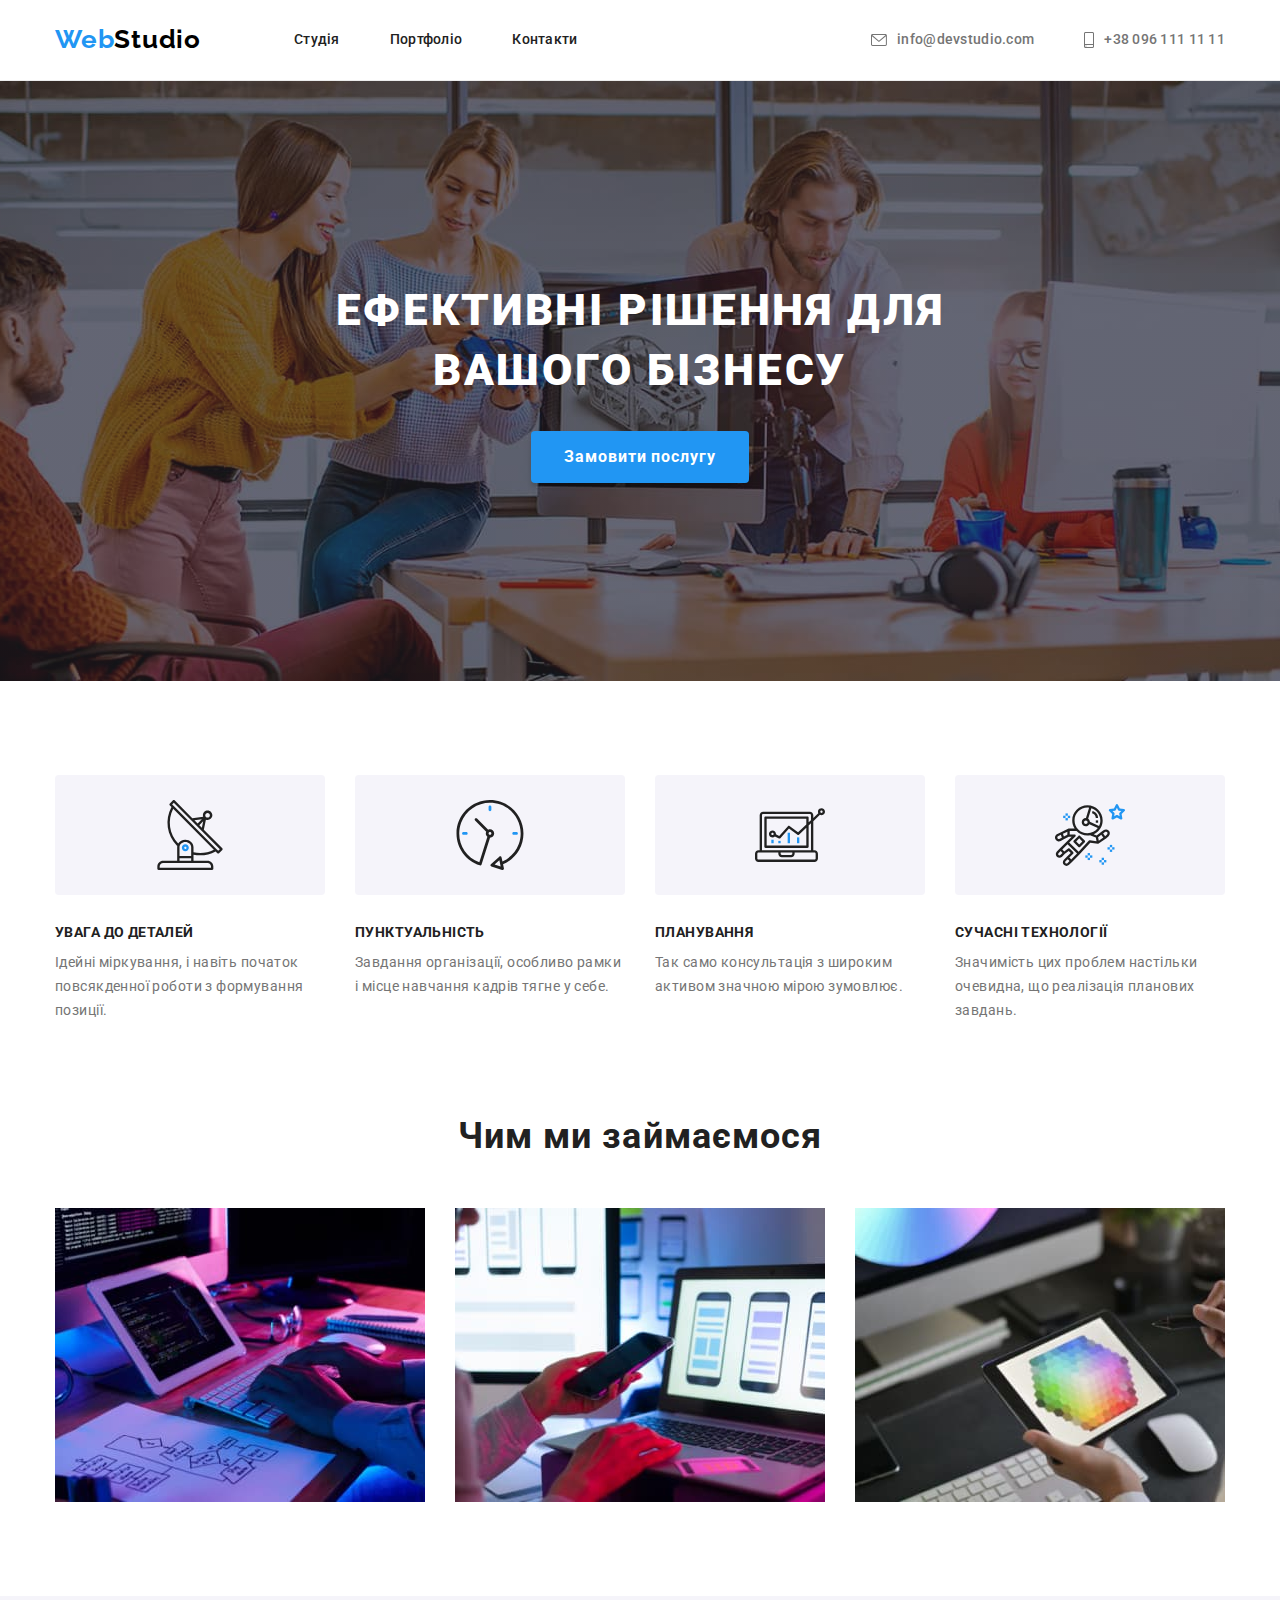
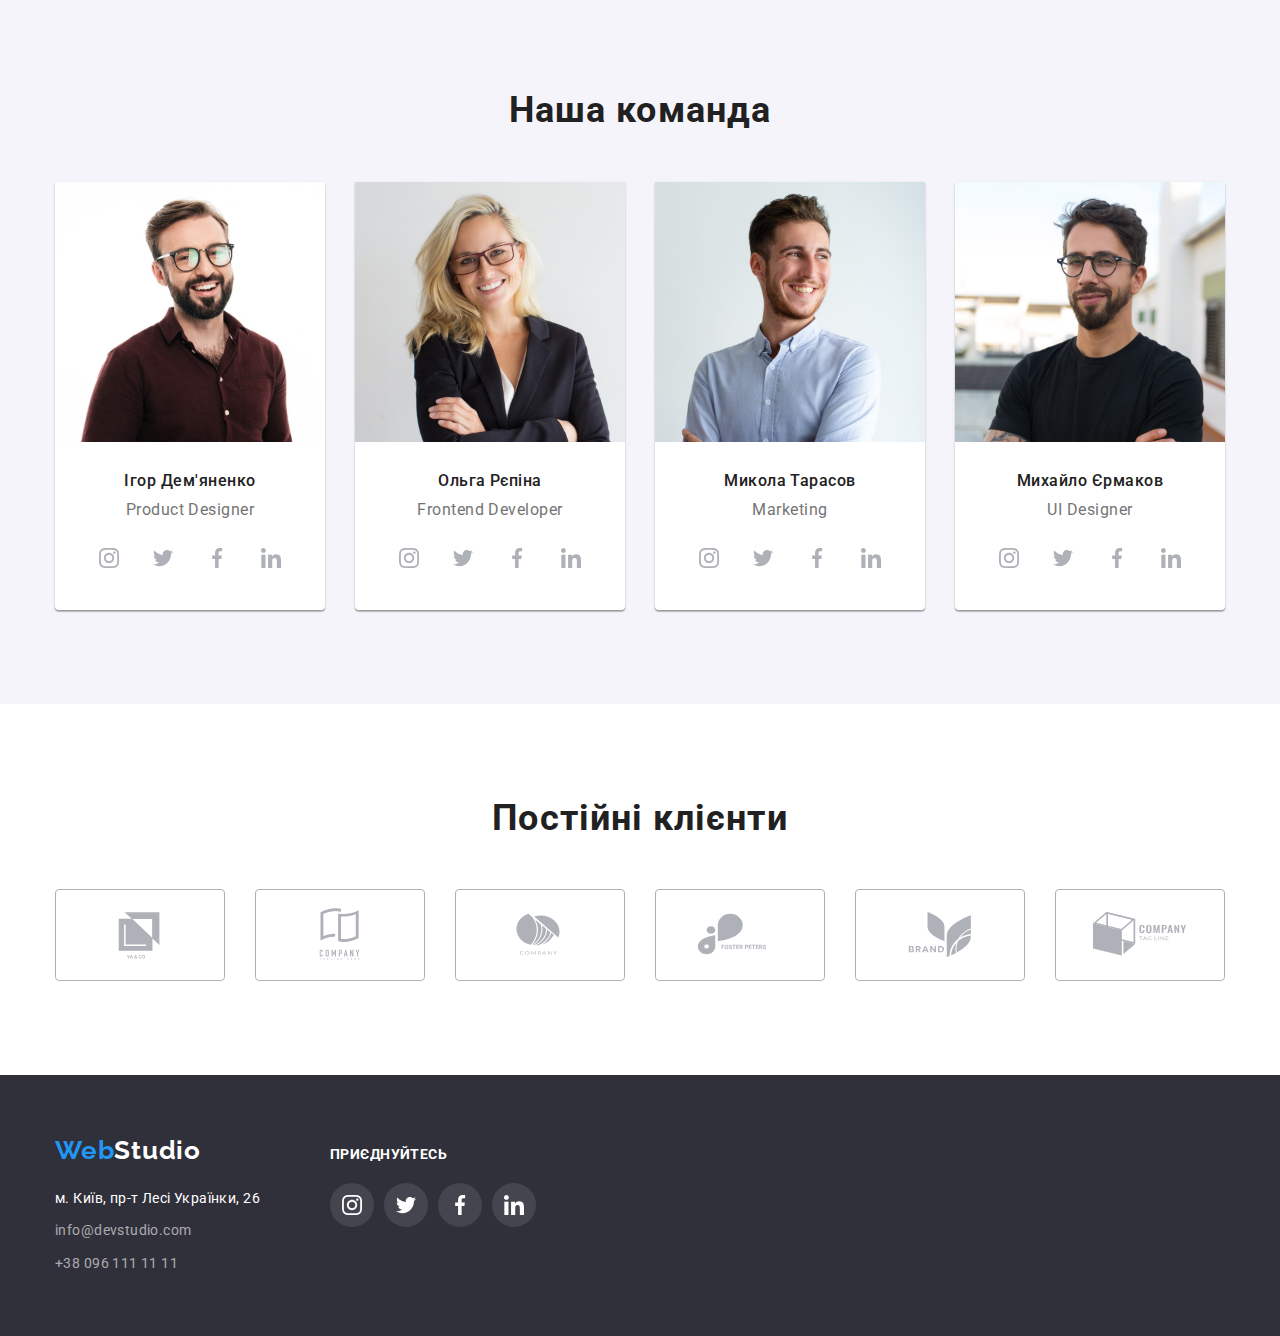
<file: index.html>
<!DOCTYPE html>
<html lang="uk">
	<head>
		<meta charset="UTF-8" />
		<meta http-equiv="X-UA-Compatible" content="IE=edge" />
		<meta name="viewport" content="width=device-width, initial-scale=1.0" />
		<title>Студия</title>
		<link rel="preconnect" href="https://fonts.googleapis.com" />
		<link rel="preconnect" href="https://fonts.gstatic.com" crossorigin />
		<link
			href="https://fonts.googleapis.com/css2?family=Raleway:wght@700&family=Roboto:wght@400;500;700;900&display=swap"
			rel="stylesheet" />
		<link
			rel="stylesheet"
			href="https://cdnjs.cloudflare.com/ajax/libs/modern-normalize/1.1.0/modern-normalize.min.css" />
		<link rel="stylesheet" href="./css/styles.css" />
	</head>

	<body class="main-page-body">
		<!-- Header -->
		<header class="page-header">
			<nav class="header-nav container">
				<a class="header-logo" href="./index.html">
					<span class="header-logo-beginning">Web</span>Studio</a
				>
				<ul class="nav-list list">
					<li class="nav-item">
						<a class="nav-link" href="./index.html">Студія</a>
					</li>
					<li class="nav-item">
						<a class="nav-link" href="./portfolio.html">Портфоліо</a>
					</li>
					<li class="nav-item">
						<a class="nav-link" href="./index.html">Контакти</a>
					</li>
				</ul>

				<!-- Header address -->
				<ul class="header-contacts list">
					<li class="mail-cont">
						<a class="mail-link" href="mailto:info@devstudio.com">
							<svg class="mail-icon" width="16px" height="12px">
								<use href="./images/symbol-defs.svg#icon-envelope"></use>
							</svg>
							info@devstudio.com
						</a>
					</li>
					<li class="tel-cont">
						<a class="tel-link" href="tel:+380961111111">
							<svg class="tel-icon" width="10" height="16">
								<use href="./images/symbol-defs.svg#icon-smartphone"></use>
							</svg>
							+38 096 111 11 11
						</a>
					</li>
				</ul>
			</nav>
		</header>
		<!--Main-->
		<main class="page-main">
			<section class="main-hero">
				<h1 class="main-hero-text">Ефективні рішення для вашого бізнесу</h1>
				<button type="button" class="main-hero-button">Замовити послугу</button>
			</section>
			<section class="features">
				<!-- скрыть заголовок -->
				<h2 class="hidden-header visually-hidden">Особливості</h2>
				<div class="container">
					<ul class="features-list list">
						<li class="features-item icon-antenna">
							<h3 class="features-head">увага до деталей</h3>
							<p class="features-text">
								Ідейні міркування, і навіть початок повсякденної роботи з
								формування позиції.
							</p>
						</li>
						<li class="features-item icon-clock">
							<h3 class="features-head">пунктуальність</h3>
							<p class="features-text">
								Завдання організації, особливо рамки і місце навчання кадрів
								тягне у себе.
							</p>
						</li>
						<li class="features-item icon-diagram">
							<h3 class="features-head">планування</h3>
							<p class="features-text">
								Так само консультація з широким активом значною мірою зумовлює.
							</p>
						</li>
						<li class="features-item icon-astronaut">
							<h3 class="features-head">сучасні технології</h3>
							<p class="features-text">
								Значимість цих проблем настільки очевидна, що реалізація
								планових завдань.
							</p>
						</li>
					</ul>
				</div>
			</section>
			<section class="activity">
				<div class="container">
					<h2 class="activity-header">Чим ми займаємося</h2>
					<ul class="activity-list">
						<li class="activity-list-image">
							<img
								class="activity-list-image-item"
								src="./images/box1.jpg"
								alt="Робить на компютері"
								width="370"
								height="294" />
						</li>
						<li class="activity-list-image">
							<img
								class="activity-list-image-item"
								src="./images/box2.jpg"
								alt="Робить на смартфоні"
								width="370"
								height="294" />
						</li>
						<li class="activity-list-image">
							<img
								class="activity-list-image-item"
								src="./images/box3.jpg"
								alt="Робить на планшеті"
								width="370"
								height="294" />
						</li>
					</ul>
				</div>
			</section>
			<section class="team">
				<div class="container">
					<h2 class="team-header">Наша команда</h2>
					<ul class="team-list list">
						<li class="team-member">
							<img
								class="team-member-image"
								src="./images/imgteamcard1.jpg"
								alt="Ігор Дем'яненко"
								width="270"
								height="260" />
							<div class="team-content">
								<h3 class="member-name">Ігор Дем'яненко</h3>
								<p class="position">Product Designer</p>
								<ul class="team-social-list list">
									<li class="team-social-item">
										<a class="team-social-link" href="#">
											<svg class="team-social-icon">
												<use
													href="./images/symbol-defs.svg#icon-instagram"></use>
											</svg>
										</a>
									</li>
									<li class="team-social-item">
										<a class="team-social-link" href="#">
											<svg class="team-social-icon">
												<use href="./images/symbol-defs.svg#icon-twitter"></use>
											</svg>
										</a>
									</li>
									<li class="team-social-item">
										<a class="team-social-link" href="#">
											<svg class="team-social-icon">
												<use
													href="./images/symbol-defs.svg#icon-facebook"></use>
											</svg>
										</a>
									</li>
									<li class="team-social-item">
										<a class="team-social-link" href="#">
											<svg class="team-social-icon">
												<use
													href="./images/symbol-defs.svg#icon-linkedin"></use>
											</svg>
										</a>
									</li>
								</ul>
							</div>
						</li>
						<li class="team-member">
							<img
								class="team-member-image"
								src="./images/imgteamcard2.jpg"
								alt="Ольга Рєпіна"
								width="270"
								height="260" />
							<div class="team-content">
								<h3 class="member-name">Ольга Рєпіна</h3>
								<p class="position">Frontend Developer</p>
								<ul class="team-social-list list">
									<li class="team-social-item">
										<a class="team-social-link" href="#">
											<svg class="team-social-icon">
												<use
													href="./images/symbol-defs.svg#icon-instagram"></use>
											</svg>
										</a>
									</li>
									<li class="team-social-item">
										<a class="team-social-link" href="#">
											<svg class="team-social-icon">
												<use href="./images/symbol-defs.svg#icon-twitter"></use>
											</svg>
										</a>
									</li>
									<li class="team-social-item">
										<a class="team-social-link" href="#">
											<svg class="team-social-icon">
												<use
													href="./images/symbol-defs.svg#icon-facebook"></use>
											</svg>
										</a>
									</li>
									<li class="team-social-item">
										<a class="team-social-link" href="#">
											<svg class="team-social-icon">
												<use
													href="./images/symbol-defs.svg#icon-linkedin"></use>
											</svg>
										</a>
									</li>
								</ul>
							</div>
						</li>
						<li class="team-member">
							<img
								class="team-member-image"
								src="./images/imgteamcard3.jpg"
								alt="Микола Тарасов"
								width="270"
								height="260" />
							<div class="team-content">
								<h3 class="member-name">Микола Тарасов</h3>
								<p class="position">Marketing</p>
								<ul class="team-social-list list">
									<li class="team-social-item">
										<a class="team-social-link" href="#">
											<svg class="team-social-icon">
												<use
													href="./images/symbol-defs.svg#icon-instagram"></use>
											</svg>
										</a>
									</li>
									<li class="team-social-item">
										<a class="team-social-link" href="#">
											<svg class="team-social-icon">
												<use href="./images/symbol-defs.svg#icon-twitter"></use>
											</svg>
										</a>
									</li>
									<li class="team-social-item">
										<a class="team-social-link" href="#">
											<svg class="team-social-icon">
												<use
													href="./images/symbol-defs.svg#icon-facebook"></use>
											</svg>
										</a>
									</li>
									<li class="team-social-item">
										<a class="team-social-link" href="#">
											<svg class="team-social-icon">
												<use
													href="./images/symbol-defs.svg#icon-linkedin"></use>
											</svg>
										</a>
									</li>
								</ul>
							</div>
						</li>
						<li class="team-member">
							<img
								class="team-member-image"
								src="./images/imgteamcard4.jpg"
								alt="Михайло Єрмаков"
								width="270"
								height="260" />
							<div class="team-content">
								<h3 class="member-name">Михайло Єрмаков</h3>
								<p class="position">UI Designer</p>
								<ul class="team-social-list list">
									<li class="team-social-item">
										<a class="team-social-link" href="#">
											<svg class="team-social-icon">
												<use
													href="./images/symbol-defs.svg#icon-instagram"></use>
											</svg>
										</a>
									</li>
									<li class="team-social-item">
										<a class="team-social-link" href="#">
											<svg class="team-social-icon">
												<use href="./images/symbol-defs.svg#icon-twitter"></use>
											</svg>
										</a>
									</li>
									<li class="team-social-item">
										<a class="team-social-link" href="#">
											<svg class="team-social-icon">
												<use
													href="./images/symbol-defs.svg#icon-facebook"></use>
											</svg>
										</a>
									</li>
									<li class="team-social-item">
										<a class="team-social-link" href="#">
											<svg class="team-social-icon">
												<use
													href="./images/symbol-defs.svg#icon-linkedin"></use>
											</svg>
										</a>
									</li>
								</ul>
							</div>
						</li>
					</ul>
				</div>
			</section>
			<section class="costomers">
				<div class="container">
					<h2 class="costomers-header">Постійні клієнти</h2>
					<ul class="costomers-list list">
						<li class="costomer-item">
							<a class="costomer-link" href="#">
								<svg class="costomer-icon" width="106px" height="60px">
									<use href="./images/symbol-defs.svg#icon-Logo1"></use>
								</svg>
							</a>
						</li>
						<li class="costomer-item">
							<a class="costomer-link" href="#">
								<svg class="costomer-icon" width="106px" height="60px">
									<use href="./images/symbol-defs.svg#icon-Logo2"></use>
								</svg>
							</a>
						</li>
						<li class="costomer-item">
							<a class="costomer-link" href="#">
								<svg class="costomer-icon" width="106px" height="60px">
									<use href="./images/symbol-defs.svg#icon-Logo3"></use>
								</svg>
							</a>
						</li>
						<li class="costomer-item">
							<a class="costomer-link" href="#">
								<svg class="costomer-icon" width="106px" height="60px">
									<use href="./images/symbol-defs.svg#icon-Logo4"></use>
								</svg>
							</a>
						</li>
						<li class="costomer-item">
							<a class="costomer-link" href="#">
								<svg class="costomer-icon" width="106px" height="60px">
									<use href="./images/symbol-defs.svg#icon-Logo5"></use>
								</svg>
							</a>
						</li>
						<li class="costomer-item">
							<a class="costomer-link" href="#">
								<svg class="costomer-icon" width="106px" height="60px">
									<use href="./images/symbol-defs.svg#icon-Logo6"></use>
								</svg>
							</a>
						</li>
					</ul>
				</div>
			</section>
		</main>
		<!--Footer-->
		<footer class="page-footer">
			<div class="container footer-container">
				<div class="footer-contacts">
					<a class="footer-logo" href="./index.html"
						><span class="footer-logo-beginning">Web</span>Studio</a
					>
					<address class="footer-address">
						<ul class="footer-address-list list">
							<li class="address-name">
								<a
									class="address-link"
									href="https://goo.gl/maps/Sw8dZLhLuQjKVcCd9"
									target="_blank"
									rel="noopener noreferrer nofollow"
									>м. Київ, пр-т Лесі Українки, 26</a
								>
							</li>
							<li class="footer-mail-cont">
								<a class="footer-mail-link" href="mailto:info@devstudio.com"
									>info@devstudio.com</a
								>
							</li>
							<li class="footer-tel-cont">
								<a class="footer-tel-link" href="tel:+380961111111"
									>+38 096 111 11 11</a
								>
							</li>
						</ul>
					</address>
				</div>
				<div class="footer-social">
					<p class="social-header">приєднуйтесь</p>
					<ul class="social-list list">
						<li class="social-item">
							<a class="social-link" href="#">
								<svg class="social-icon" width="20px" height="20px">
									<use href="./images/symbol-defs.svg#icon-instagram"></use>
								</svg>
							</a>
						</li>
						<li class="social-item">
							<a class="social-link" href="#">
								<svg class="social-icon" width="20px" height="20px">
									<use href="./images/symbol-defs.svg#icon-twitter"></use>
								</svg>
							</a>
						</li>
						<li class="social-item">
							<a class="social-link" href="#">
								<svg class="social-icon" width="20px" height="20px">
									<use href="./images/symbol-defs.svg#icon-facebook"></use>
								</svg>
							</a>
						</li>
						<li class="social-item">
							<a class="social-link" href="#">
								<svg class="social-icon" width="20px" height="20px">
									<use href="./images/symbol-defs.svg#icon-linkedin"></use>
								</svg>
							</a>
						</li>
					</ul>
				</div>
			</div>
		</footer>
	</body>
</html>
</file>
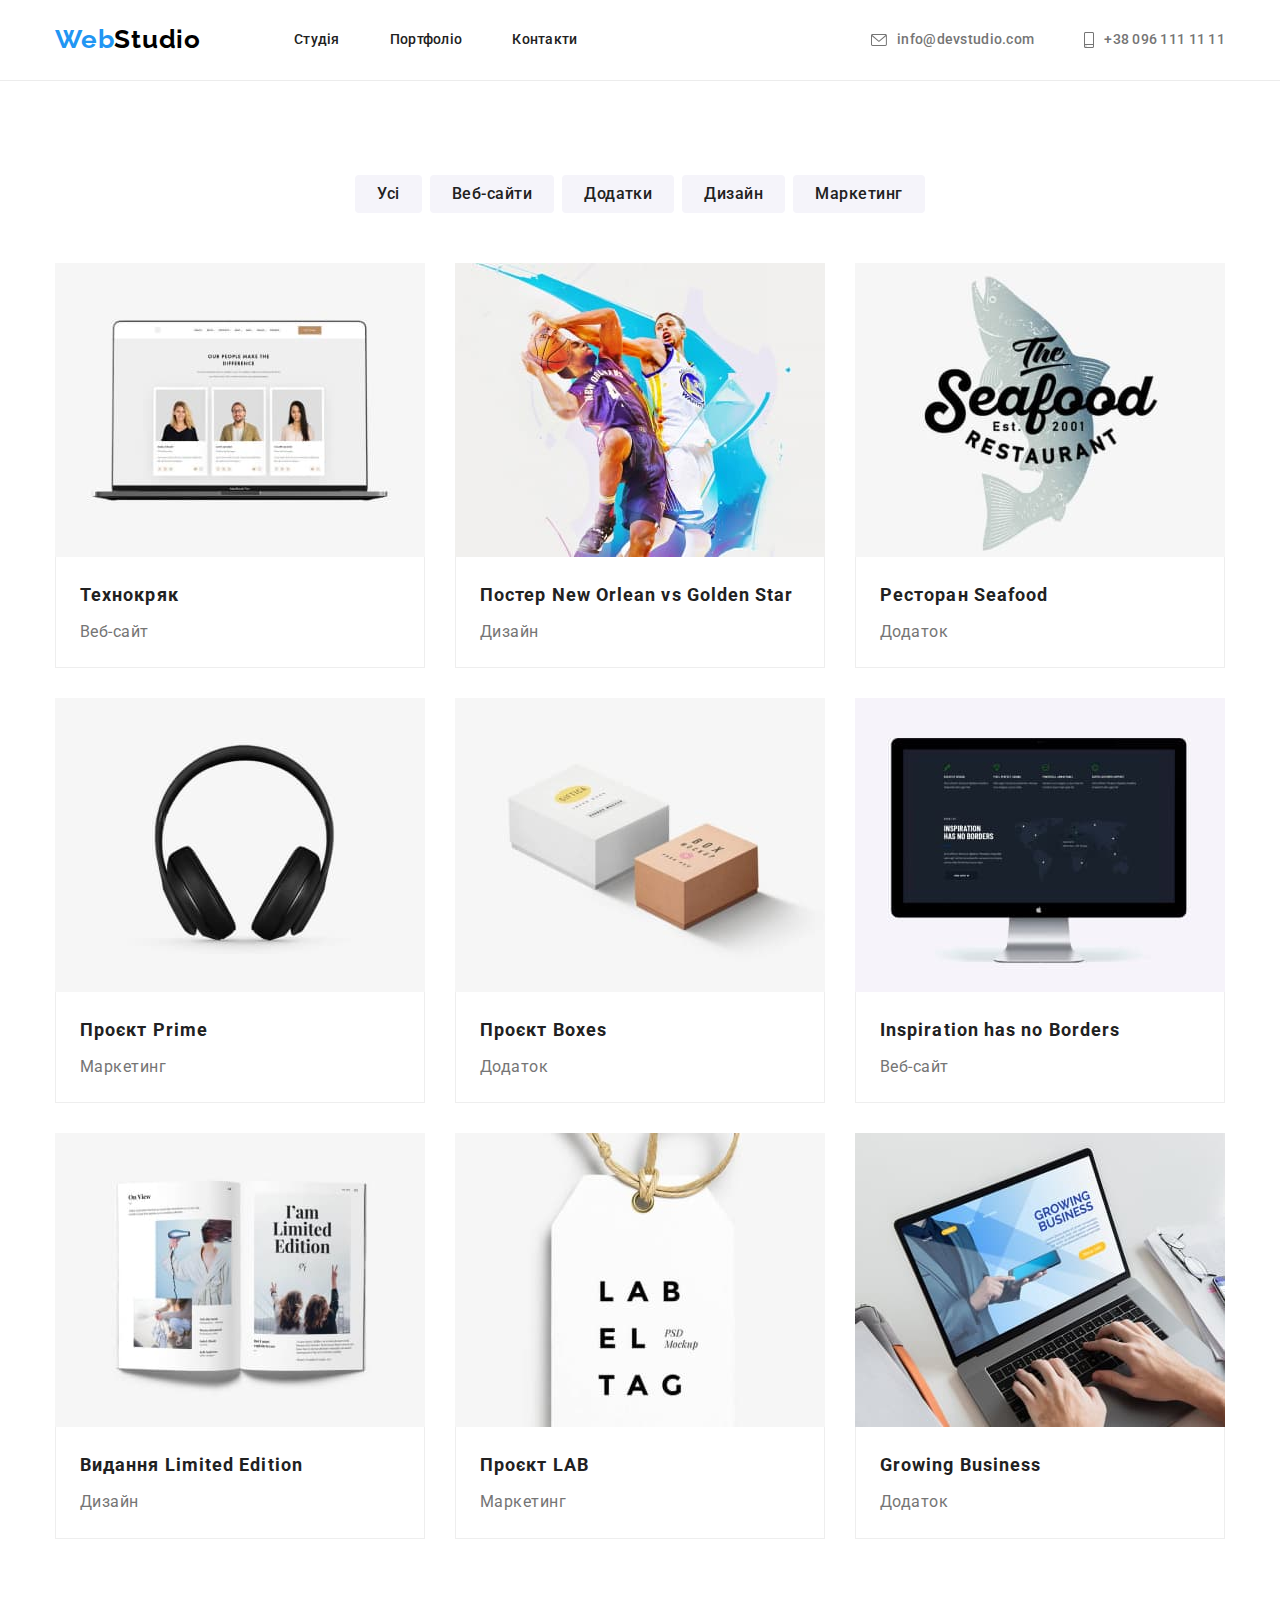
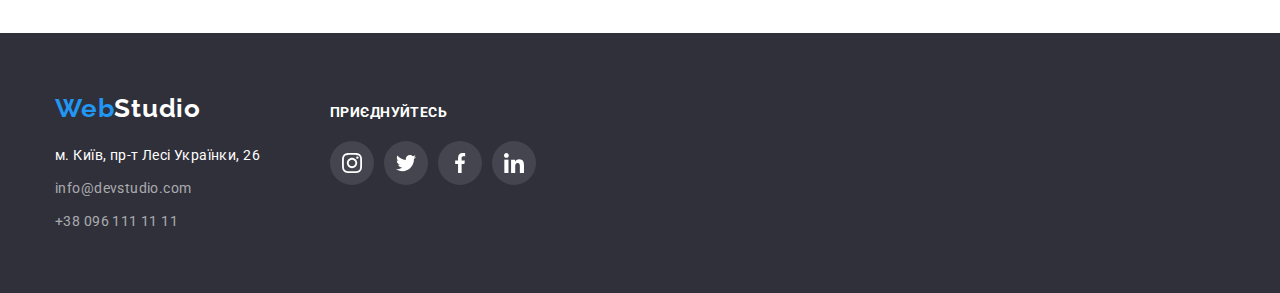
<file: portfolio.html>
<!DOCTYPE html>
<html lang="uk">
  <head>
    <meta charset="UTF-8" />
    <meta http-equiv="X-UA-Compatible" content="IE=edge" />
    <meta name="viewport" content="width=device-width, initial-scale=1.0" />
    <title>Портфоліо</title>
    <link rel="preconnect" href="https://fonts.googleapis.com" />
    <link rel="preconnect" href="https://fonts.gstatic.com" crossorigin />
    <link
      href="https://fonts.googleapis.com/css2?family=Raleway:wght@700&family=Roboto:wght@400;500;700;900&display=swap"
      rel="stylesheet"
    />
    <link
      rel="stylesheet"
      href="https://cdnjs.cloudflare.com/ajax/libs/modern-normalize/1.1.0/modern-normalize.min.css"
    />
    <link rel="stylesheet" href="./css/styles.css" />
  </head>
  <body class="portfolio-page-body">
    <!--Header-->
    <header class="portfolio-header">
      <nav class="portfolio-header-nav container">
        <a class="portfolio-header-logo" href="./index.html">
          <span class="portfolio-header-logo-beginning">Web</span>Studio</a
        >
        <ul class="portfolio-nav-list list">
          <li class="portfolio-nav-item">
            <a class="portfolio-nav-link" href="./index.html">Студія</a>
          </li>
          <li class="portfolio-nav-item">
            <a class="portfolio-nav-link" href="./portfolio.html">Портфоліо</a>
          </li>
          <li class="portfolio-nav-item">
            <a class="portfolio-nav-link" href="./index.html">Контакти</a>
          </li>
        </ul>

        <!-- Portfolio Header address -->
        <ul class="portfolio-header-contacts list">
          <li class="portfolio-mail-cont">
            <a class="portfolio-mail-link" href="mailto:info@devstudio.com">
              <svg class="portfolio-mail-icon" width="16px" height="12px">
                <use href="./images/symbol-defs.svg#icon-envelope"></use>
              </svg>
              info@devstudio.com
            </a>
          </li>
          <li class="portfolio-tel-cont">
            <a class="portfolio-tel-link" href="tel:+380961111111">
              <svg class="portfolio-tel-icon" width="10" height="16">
                <use href="./images/symbol-defs.svg#icon-smartphone"></use>
              </svg>
              +38 096 111 11 11
            </a>
          </li>
        </ul>
      </nav>
    </header>
    <!--Main-->
    <main>
      <!--Section filters button-->
      <section class="filter">
        <!-- скрыть заголовок -->
        <div class="container">
          <h2 class="portfolio-filter-hidden-header visually-hidden">
            Фільтри
          </h2>
          <ul class="filter-list list">
            <li class="filter-item">
              <button class="filter-button" type="button">Усі</button>
            </li>
            <li class="filter-item">
              <button class="filter-button" type="button">Веб-сайти</button>
            </li>
            <li class="filter-item">
              <button class="filter-button" type="button">Додатки</button>
            </li>
            <li class="filter-item">
              <button class="filter-button" type="button">Дизайн</button>
            </li>
            <li class="filter-item">
              <button class="filter-button" type="button">Маркетинг</button>
            </li>
          </ul>

          <ul class="portfolio-list list">
            <li class="portfolio-item">
              <a class="portfolio-item-link" href="#"
                ><img
                  class="portfolio-image"
                  src="./images/project1.jpg"
                  alt="Ноутбук зі сайтом на моніторі"
                  width="370"
                  height="294"
                />
                <div class="portfolio-item-content">
                  <h3 class="portfolio-name">Технокряк</h3>
                  <p class="portfolio-type">Веб-сайт</p>
                </div></a
              >
            </li>
            <li class="portfolio-item">
              <a class="portfolio-item-link" href="#"
                ><img
                  class="portfolio-image"
                  src="./images/project2.jpg"
                  alt="Постер з Баскідболистами як борятся за мячь"
                  width="370"
                  height="294"
                />
                <div class="portfolio-item-content">
                  <h3 class="portfolio-name">
                    Постер New Orlean vs Golden Star
                  </h3>
                  <p class="portfolio-type">Дизайн</p>
                </div></a
              >
            </li>
            <li class="portfolio-item">
              <a class="portfolio-item-link" href="#"
                ><img
                  class="portfolio-image"
                  src="./images/project3.jpg"
                  alt="Логотип з рибою і с надпісью ресторанна Seafood"
                  width="370"
                  height="294"
                />
                <div class="portfolio-item-content">
                  <h3 class="portfolio-name">Ресторан Seafood</h3>
                  <p class="portfolio-type">Додаток</p>
                </div></a
              >
            </li>
            <li class="portfolio-item">
              <a class="portfolio-item-link" href="#"
                ><img
                  class="portfolio-image"
                  src="./images/project4.jpg"
                  alt="Навушник"
                  width="370"
                  height="294"
                />
                <div class="portfolio-item-content">
                  <h3 class="portfolio-name">Проєкт Prime</h3>
                  <p class="portfolio-type">Маркетинг</p>
                </div></a
              >
            </li>
            <li class="portfolio-item">
              <a class="portfolio-item-link" href="#"
                ><img
                  class="portfolio-image"
                  src="./images/project5.jpg"
                  alt="дві коробки"
                  width="370"
                  height="294"
                />
                <div class="portfolio-item-content">
                  <h3 class="portfolio-name">Проєкт Boxes</h3>
                  <p class="portfolio-type">Додаток</p>
                </div></a
              >
            </li>
            <li class="portfolio-item">
              <a class="portfolio-item-link" href="#"
                ><img
                  class="portfolio-image"
                  src="./images/project6.jpg"
                  alt="монітор еппол"
                  width="370"
                  height="294"
                />
                <div class="portfolio-item-content">
                  <h3 class="portfolio-name">Inspiration has no Borders</h3>
                  <p class="portfolio-type">Веб-сайт</p>
                </div></a
              >
            </li>
            <li class="portfolio-item">
              <a class="portfolio-item-link" href="#"
                ><img
                  class="portfolio-image"
                  src="./images/project7.jpg"
                  alt="відкрита книга"
                  width="370"
                  height="294"
                />
                <div class="portfolio-item-content">
                  <h3 class="portfolio-name">Видання Limited Edition</h3>
                  <p class="portfolio-type">Дизайн</p>
                </div></a
              >
            </li>
            <li class="portfolio-item">
              <a class="portfolio-item-link" href="#"
                ><img
                  class="portfolio-image"
                  src="./images/project8.jpg"
                  alt="бірка з надпісю labeltag"
                  width="370"
                  height="294"
                />
                <div class="portfolio-item-content">
                  <h3 class="portfolio-name">Проєкт LAB</h3>
                  <p class="portfolio-type">Маркетинг</p>
                </div></a
              >
            </li>
            <li class="portfolio-item">
              <a class="portfolio-item-link" href="#"
                ><img
                  class="portfolio-image"
                  src="./images/project9.jpg"
                  alt="на нотбуке робить"
                  width="370"
                  height="294"
                />
                <div class="portfolio-item-content">
                  <h3 class="portfolio-name">Growing Business</h3>
                  <p class="portfolio-type">Додаток</p>
                </div></a
              >
            </li>
          </ul>
        </div>
      </section>
    </main>
    <!--Footer-->
    <footer class="portfolio-footer">
      <div class="container portfolio-footer-container">
        <div class="portfolio-footer-contacts">
          <a class="portfolio-footer-logo" href="./index.html">
            <span class="portfolio-footer-logo-beginning">Web</span>Studio</a
          >
          <address class="portfolio-footer-address">
            <ul class="portfolio-address-list list">
              <li class="portfolio-address-name">
                <a
                  class="portfolio-address-link"
                  href="https://goo.gl/maps/Sw8dZLhLuQjKVcCd9"
                  target="_blank"
                  rel="noopener noreferrer nofollow"
                  >м. Київ, пр-т Лесі Українки, 26</a
                >
              </li>
              <li class="portfolio-footer-mail-cont">
                <a
                  class="portfolio-footer-mail-link"
                  href="mailto:info@devstudio.com"
                  >info@devstudio.com</a
                >
              </li>
              <li class="portfolio-footer-tel-cont">
                <a class="portfolio-footer-tel-link" href="tel:+380961111111"
                  >+38 096 111 11 11</a
                >
              </li>
            </ul>
          </address>
        </div>
        <div class="portfolio-footer-social">
          <p class="portfolio-social-header">приєднуйтесь</p>
          <ul class="portfolio-social-list list">
            <li class="portfolio-social-item">
              <a class="portfolio-social-link" href="#">
                <svg class="portfolio-social-icon" width="20px" height="20px">
                  <use href="./images/symbol-defs.svg#icon-instagram"></use>
                </svg>
              </a>
            </li>
            <li class="portfolio-social-item">
              <a class="portfolio-social-link" href="#">
                <svg class="portfolio-social-icon" width="20px" height="20px">
                  <use href="./images/symbol-defs.svg#icon-twitter"></use>
                </svg>
              </a>
            </li>
            <li class="portfolio-social-item">
              <a class="portfolio-social-link" href="#">
                <svg class="portfolio-social-icon" width="20px" height="20px">
                  <use href="./images/symbol-defs.svg#icon-facebook"></use>
                </svg>
              </a>
            </li>
            <li class="portfolio-social-item">
              <a class="portfolio-social-link" href="#">
                <svg class="portfolio-social-icon" width="20px" height="20px">
                  <use href="./images/symbol-defs.svg#icon-linkedin"></use>
                </svg>
              </a>
            </li>
          </ul>
        </div>
      </div>
    </footer>
  </body>
</html>
</file>
<file: css/styles.css>
html {
    box-sizing: border-box;
}

*, *::before, *::after {
    box-sizing: inherit;
}


:root {
--main-color-text: #212121;
--header-logo-color: #000000;
--color-text-paragraf: #757575;
--primary-blue-color: #2196F3;
--primary-white-color: #FFFFFF;
--hero-footer-black-color: #2F303A;
--hero-button-blue-color: #188CE8;
--background-gray-color: #F5F4FA;
--alternativ-gray-color-rgba: rgba(255, 255, 255, 0.6);
--cards-border-gray-color: #EEEEEE;
--header-border-gray-color: #ECECEC;
--primary-icon-gray-color: #AFB1B8;
--footer-icon-bg-black-color: rgba(255, 255, 255, 0.1);
}


/* Page index style */


body {
    background-color: var(--primary-white-color);
}


.list {
    padding: 0;
    margin: 0;
}


.container {
    margin-left: auto;
    margin-right: auto;
    width: 1200px;
    padding-left: 15px;
    padding-right: 15px;
    /* outline: 1px solid blue; */
}
/* Header style */


.page-header {
    border-bottom: 1px solid var(--header-border-gray-color);
}

.header-nav {
    display: flex;
    align-items: center;
    /* justify-content: space-between; */
}

.header-logo {
    font-family: 'Raleway', sans-serif;
    font-weight: 700;
    font-size: 26px;
    line-height: 1.2;
    letter-spacing: 0.03em;
    color: var(--header-logo-color);
}

.header-logo-beginning {
    color: var(--primary-blue-color);
}

.header-logo, .header-logo-beginning {
    text-decoration: none;
}

.nav-list {
    display: flex;
    margin-left: 93px;
    list-style-type: none;

}


.nav-item:not(:last-child) {
    margin-right: 50px;
}

.nav-link {
    display: block;
    padding-top: 32px;
    padding-bottom: 32px;

    font-family: 'Roboto', sans-serif;
    font-weight: 500;
    font-size: 14px;
    line-height: 1.14;
    letter-spacing: 0.02em;
    color:  var(--main-color-text);

    text-decoration: none;
}

.nav-link:hover, .nav-link:focus {
    color: var(--primary-blue-color);
}



.mail-link, .tel-link {
    display: flex;
    padding-top: 32px;
    padding-bottom: 32px;

    font-family: 'Roboto', sans-serif;
    font-weight: 500;
    font-size: 14px;
    line-height: 1.14;
    letter-spacing: 0.02em;
    color: var(--color-text-paragraf);
    align-items: center;

    text-decoration: none;
}

.mail-icon, .tel-icon {
    fill: currentColor;
    margin-right: 10px;
}

.mail-link:hover, .mail-link:focus, 
.tel-link:hover, .tel-link:focus,
.mail-icon:hover, .mail-icon:focus,
.tel-icon:hover, .tel-icon:focus {
    color: var(--primary-blue-color);
    fill: var(--primary-blue-color);
}


.header-contacts {
    display: flex;
    margin-left: auto;
    list-style-type: none;
}

.mail-cont {
    margin-right: 50px;
}





/* Main style */


/* Section Hero */


.main-hero {
    display: block;
    height: 600px;
    /* width: 100%; */
    max-width: 1600px;
    padding: 200px 0px;
    margin-left: auto;
    margin-right: auto;

    text-align: center;

    background-image: linear-gradient(to right,rgba(47, 48, 58, 0.4),rgba(47, 48, 58, 0.4)), url(../images/fonhero.jpg);
    background-repeat: no-repeat;
    background-position: center;
    background-size: cover;
    background-color: var(--hero-footer-black-color);
}


.main-hero-text {
    margin: 0 auto;
    width: 696px;
    

    font-family: 'Roboto', sans-serif;
    font-weight: 900;
    font-size: 44px;
    line-height: 1.36;
    text-align: center;
    letter-spacing: 0.06em;
    text-transform: uppercase;

    
    color: var(--primary-white-color);
    
}

/* .button {
    border: 1px solid transparent;
} */

.main-hero-button{
    display: inline-block;
    padding: 10px 32px;
    border-radius: 4px;
    /* border-color: var(--hero-button-blue-color); */
    border: 1px solid transparent;
    margin-top: 30px;
    min-width: 216px;

    
    cursor: pointer;
    font-family: 'Roboto', sans-serif;
    font-weight: 700;
    font-size: 16px;
    line-height: 1.9;
    align-items: center;
    text-align: center;
    letter-spacing: 0.06em;


    background-color: var(--primary-blue-color);
    color: var(--primary-white-color);
    box-shadow: 0px 4px 4px rgba(0, 0, 0, 0.15);

}

.main-hero-button:hover, .main-hero-button:focus {
    background-color: var(--hero-button-blue-color);
}

/* Section Features */

/* Hidden Heder */
/* .hidden-header {
    display: none;
} */

.visually-hidden {
    position: absolute;
    width: 1px;
    height: 1px;
    margin: -1px;
    border: 0;
    padding: 0;
    white-space: nowrap;
    clip-path: inset(100%);
    clip: rect(0 0 0 0);
    overflow: hidden;
}

.features {
 padding-top: 94px;
}

.features-list {
    display: flex;
    list-style-type: none;
}

.features-item {
    width: 270px;
}

.features-item:not(:first-child) {
    margin-left: 30px;
}

.features-item::before {
    content: "";
    display: block;
    height: 120px;

    
    border-radius: 4px;

    background-color: var(--background-gray-color);
    background-repeat: no-repeat;
    background-position: center;
}

.icon-antenna::before {
    background-image: url(../images/antenna1.svg);
}

.icon-clock::before {
    background-image: url(../images/clock1.svg);
}

.icon-diagram::before {
    background-image: url(../images/diagram1.svg);
}

.icon-astronaut::before {
    background-image: url(../images/astronaut1.svg);
}

.features-head {
    margin-top: 30px;
    margin-bottom: 0;


    font-family: 'Roboto', sans-serif;
    font-weight: 700;
    font-size: 14px;
    line-height: 1.14;
    letter-spacing: 0.03em;
    text-transform: uppercase;
    color: var(--main-color-text);
}

.features-text {
    margin-top: 10px;
    margin-bottom: 0;


    font-family: 'Roboto', sans-serif;
    font-weight: 400;
    font-size: 14px;
    line-height: 1.7;
    letter-spacing: 0.03em;
    color: var(--color-text-paragraf);
}


/* Section Activity */
.activity {
    padding-top: 94px;
    padding-bottom: 94px;
}

.activity-header {
    margin: 0 0 50px 0;

    font-family: 'Roboto', sans-serif;
    font-weight: 700;
    font-size: 36px;
    line-height: 1.16;
    text-align: center;
    letter-spacing: 0.03em;
    color: var(--main-color-text);
}

.activity-list {
    display: flex;
    margin: 0;
    padding: 0;

    list-style-type: none;
}

.activity-list-image:not(:first-child) {
    margin-left: 30px;
}

.activity-list-image-item {
    display: block;
    max-width: 100%;
    height: auto;
}

/* Section Team */
.team {
    padding: 94px 0;
    background-color: var(--background-gray-color);
}


.team-header {
    margin: 0 0 50px 0;

    font-family: 'Roboto', sans-serif;
    font-weight: 700;
    font-size: 36px;
    line-height: 1.16;
    text-align: center;
    letter-spacing: 0.03em;
    color: var(--main-color-text);
}

.team-list {
    display: flex;

    list-style-type: none;
}

.team-member {
    text-align: center;
    background-color: var(--primary-white-color);
    box-shadow: 0px 1px 3px rgba(0, 0, 0, 0.12), 0px 1px 1px rgba(0, 0, 0, 0.14), 0px 2px 1px rgba(0, 0, 0, 0.2);
    border-radius: 0px 0px 4px 4px;
}

.team-member:not(:first-child) {
    margin-left: 30px;
}

.team-member-image {
    display: block;
    width: 100%;
    height: auto;
}

.team-content {
    padding: 30px 0;
}

.member-name {
    margin-top: 0;
    margin-bottom: 0;

    font-family: 'Roboto', sans-serif;
    font-weight: 500;
    font-size: 16px;
    line-height: 1.18;
    text-align: center;
    letter-spacing: 0.03em;
    color: var(--main-color-text);
}

.position {
    margin-top: 10px;
    margin-bottom: 0;

    font-family: 'Roboto', sans-serif;
    font-weight: 400;
    font-size: 16px;
    line-height: 1.18;
    text-align: center;
    letter-spacing: 0.03em;
    color: var(--color-text-paragraf);
}


.team-social-list {
    display: flex;
    margin-top: 16px;
    align-items: center;
    justify-content: center;
    list-style-type: none;
    gap: 10px;

}

.team-social-item {
    display: flex;
    width: 44px;
    height: 44px;

    align-items: center;
    justify-content: center;
}

.team-social-link {
    display: flex;
    width: 100%;
    height: 100%;
    border-radius: 50%;

    align-items: center;
    justify-content: center;
    color: var(--primary-icon-gray-color);
    
}

.team-social-link:hover, 
.team-social-link:focus {
    background-color: var(--primary-blue-color);
    color: var(--primary-white-color);
}

.team-social-icon {
    width: 20px;
    height: 20px;
    /* fill: var(--primary-icon-gray-color); */
    fill: currentColor;
}



/* Section Costomers */
.costomers {
    padding: 94px 0;
}

.costomers-header {
    margin: 0 0 50px 0;
    font-family: 'Roboto', sans-serif;
    font-weight: 700;
    font-size: 36px;
    line-height: 1.16;
    text-align: center;
    letter-spacing: 0.03em;
    color: var(--main-color-text);
}

.costomers-list {
    display: flex;
    list-style-type: none;
    align-items: center;
    justify-content: center;
    gap: 30px;
}

.costomer-item {
    width: 170px;
    height: 92px;
}

.costomer-link {
    display: flex;
    width: 100%;
    height: 100%;
    border: 1px solid var(--primary-icon-gray-color);
    border-radius: 4px;

    align-items: center;
    justify-content: center;

    color: var(--primary-icon-gray-color);
}

.costomer-icon {
    fill: currentColor;
}

.costomer-link:hover,
.costomer-link:focus {
    color: var(--primary-blue-color);
    border-color: var(--primary-blue-color);
}







/* Footer stile */



.page-footer {
    background-color: var(--hero-footer-black-color);
    padding: 60px 0;
}

.footer-container {
    display: flex;
    align-items: baseline;
}


/* Section Address Style */
.footer-logo {
    font-family: 'Raleway', sans-serif;
    font-weight: 700;
    font-size: 26px;
    line-height: 1.2;
    letter-spacing: 0.03em;
    color: var(--primary-white-color);
    text-decoration: none;
}

.footer-logo-beginning {
    color: var(--primary-blue-color);
}

.footer-address {
    margin-top: 20px;
    font-style: normal;
}

.footer-address-list {
    list-style-type: none;
}

.address-link {
    font-family: 'Roboto', sans-serif;
    font-weight: 400;
    font-size: 14px;
    line-height: 1.7;
    letter-spacing: 0.03em;
    color: var(--primary-white-color);
}

.footer-mail-cont {
    margin-top: 9px;
}

.footer-mail-link {
    font-family: 'Roboto', sans-serif;
    font-weight: 400;
    font-size: 14px;
    line-height: 1.7;
    letter-spacing: 0.03em;
    color: var(--alternativ-gray-color-rgba);
}

.footer-tel-cont {
    margin-top: 9px;
}

.footer-tel-link {
    font-family: 'Roboto', sans-serif;
    font-weight: 400;
    font-size: 14px;
    line-height: 1.7;
    letter-spacing: 0.03em;
    color: var(--alternativ-gray-color-rgba);
}

.address-link, .footer-mail-link, .footer-tel-link {
    text-decoration: none;
}


/* Section Social Style */
.footer-social {
    margin-left: 70px;
}


.social-header {
    margin: 0 0 20px 0;
    font-family: 'Roboto', sans-serif;
    font-weight: 700;
    font-size: 14px;
    line-height: 1.14;
    letter-spacing: 0.03em;
    text-transform: uppercase;
    color: var(--primary-white-color);
}

.social-list {
    display: flex;
    list-style-type: none;
    gap: 10px;
}

.social-item {
    display: flex;
    width: 44px;
    height: 44px;
    
}

.social-link {
    display: flex;
    width: 100%;
    height: 100%;
    border-radius: 50%;

    align-items: center;
    justify-content: center;

    background-color: var(--footer-icon-bg-black-color);
    color: var(--primary-white-color);
}

.social-icon {
    fill: currentColor;
}

.social-link:hover, 
.social-link:focus {
    background-color: var(--primary-blue-color);
}


/* Page portfolio style */


/* Portfolio Header style */
.portfolio-header {
    border-bottom: 1px solid var(--header-border-gray-color);
}


.portfolio-header-nav {
    display: flex;
    align-items: center;
    
}


.portfolio-header-logo {
    font-family: 'Raleway', sans-serif;
    font-weight: 700;
    font-size: 26px;
    line-height: 1.2;
    letter-spacing: 0.03em;
    color: var(--header-logo-color);
}

.portfolio-header-logo-beginning {
    color: var(--primary-blue-color);
}

.portfolio-header-logo {
    text-decoration: none;
}

.portfolio-nav-list {
    display: flex;
    margin-left: 93px;
}


.portfolio-nav-item:not(:last-child) {
    margin-right: 50px;
}
.portfolio-nav-link {
    display: block;
    padding: 32px 0;

    font-family: 'Roboto', sans-serif;
    font-weight: 500;
    font-size: 14px;
    line-height: 1.14;
    letter-spacing: 0.02em;
    color: var(--main-color-text);
}

.portfolio-nav-link:hover, .portfolio-nav-link:focus {
    color: var(--primary-blue-color);
}

.portfolio-nav-list, .portfolio-header-contacts {
    list-style-type: none;
}

.portfolio-header-contacts {
    display: flex;
    margin-left: auto;
}

.portfolio-nav-link, .portfolio-mail-link, .portfolio-tel-link {
    text-decoration: none;
    
}

.portfolio-mail-link, .portfolio-tel-link {
    display: flex;
    padding: 32px 0;
    align-items: center;

    font-family: 'Roboto', sans-serif;
    font-weight: 500;
    font-size: 14px;
    line-height: 1.14;
    letter-spacing: 0.02em;
    color: var(--color-text-paragraf);
}

.portfolio-mail-icon, .portfolio-tel-icon {
    fill: currentColor;
    margin-right: 10px;
}


.portfolio-mail-cont {
    margin-right: 50px;
}

.portfolio-mail-link:hover, .portfolio-mail-link:focus,
.portfolio-tel-link:hover, .portfolio-tel-link:focus {
    color: var(--primary-blue-color);
}

/* Portfolio Main style */


/* Portfolio filter button section */

/* Hidden Heder */
/* .portfolio-filter-hidden-header {
    display: none;
} */

/* .visually-hidden {
    position: absolute;
    width: 1px;
    height: 1px;
    margin: -1px;
    border: 0;
    padding: 0;
    white-space: nowrap;
    clip-path: inset(100%);
    clip: rect(0 0 0 0);
    overflow: hidden;
} */

.filter {
    padding: 94px 0;
}


.filter-list {
    display: flex;
    margin-bottom: 50px;
    justify-content: center;
    list-style-type: none;
}

.filter-item:not(:last-child) {
    margin-right: 8px;
}


.filter-button {
    padding: 6px 22px;

    font-family: 'Roboto', sans-serif;
    font-weight: 500;
    font-size: 16px;
    line-height: 1.6;
    text-align: center;
    letter-spacing: 0.03em;
    color: var(--main-color-text);
    background-color: var(--background-gray-color);
    cursor: pointer;
    border: none;
    border-radius: 4px;
}

.filter-button:hover, .filter-button:focus {
    background-color: var(--primary-blue-color);
    color: var(--primary-white-color);
    box-shadow: 0px 3px 1px rgba(0, 0, 0, 0.1), 0px 1px 2px rgba(0, 0, 0, 0.08), 0px 2px 2px rgba(0, 0, 0, 0.12);
}


.portfolio-list {
    display: flex;
    flex-wrap: wrap;
    gap: 30px;
    list-style-type: none;
}

.portfolio-item-link {
    display: block;
    text-decoration: none;
}

.portfolio-item-link:hover, 
.portfolio-item-link:focus {
    box-shadow: 0px 1px 1px rgba(0, 0, 0, 0.12),
    0px 4px 4px rgba(0, 0, 0, 0.06),
    1px 4px 6px rgba(0, 0, 0, 0.16);
}


.portfolio-image {
    display: block;
    max-width: 100%;
    height: auto;
}

.portfolio-item-content {
    padding: 20px 24px;
    border: 1px solid var(--cards-border-gray-color);
    border-top: none;
}


.portfolio-name {
    margin: 0;

    font-family: 'Roboto', sans-serif;
    font-weight: 700;
    font-size: 18px;
    line-height: 2;
    letter-spacing: 0.06em;
    color: var(--main-color-text);
}

.portfolio-type {
    margin-top: 4px;
    margin-bottom: 0;
    font-family: 'Roboto', sans-serif;
    font-weight: 400;
    font-size: 16px;
    line-height: 1.9;
    letter-spacing: 0.03em;
    color: var(--color-text-paragraf);
}




/* Portfolio footer style */
.portfolio-footer {
    background-color: var(--hero-footer-black-color);
    padding: 60px 0;
}

.portfolio-footer-container {
    display: flex;
    align-items: baseline;
}


/* Section Portfolio Footer Address style */
.portfolio-footer-logo {
    font-family: 'Raleway', sans-serif;
    font-weight: 700;
    font-size: 26px;
    line-height: 1.2;
    letter-spacing: 0.03em;
    color: var(--primary-white-color);
    text-decoration: none;
}

.portfolio-footer-logo-beginning {
    color: var(--primary-blue-color);
}

.portfolio-footer-address {
    margin-top: 20px;
    font-style: normal;
}

.portfolio-address-list {
    list-style-type: none;
}


.portfolio-address-link {
    font-family: 'Roboto', sans-serif;
    font-weight: 400;
    font-size: 14px;
    line-height: 1.7;
    letter-spacing: 0.03em;
    color: var(--primary-white-color);
}

.portfolio-footer-mail-cont, .portfolio-footer-tel-cont {
    margin-top: 9px;
}

.portfolio-footer-mail-link, .portfolio-footer-tel-link {
    font-family: 'Roboto', sans-serif;
    font-weight: 400;
    font-size: 14px;
    line-height: 1.7;
    letter-spacing: 0.03em;
    color: var(--alternativ-gray-color-rgba);
}


.portfolio-address-link, .portfolio-footer-mail-link, .portfolio-footer-tel-link {
    text-decoration: none;
}


/* Section Portfolio Footer Social style  */
.portfolio-footer-social {
    margin-left: 70px;
}

.portfolio-social-header {
        margin: 0 0 20px 0;
        font-family: 'Roboto', sans-serif;
        font-weight: 700;
        font-size: 14px;
        line-height: 1.14;
        letter-spacing: 0.03em;
        text-transform: uppercase;
        color: var(--primary-white-color);
}

.portfolio-social-list {
        display: flex;
        list-style-type: none;
        gap: 10px;
}

.portfolio-social-item {
        display: flex;
        width: 44px;
        height: 44px;
}

.portfolio-social-link {
        display: flex;
        width: 100%;
        height: 100%;
        border-radius: 50%;
    
        align-items: center;
        justify-content: center;
    
        background-color: var(--footer-icon-bg-black-color);
        color: var(--primary-white-color);
}

.portfolio-social-icon {
    fill: currentColor;
}

.portfolio-social-link:hover,
.portfolio-social-link:focus {
    background-color: var(--primary-blue-color);
}
</file>
